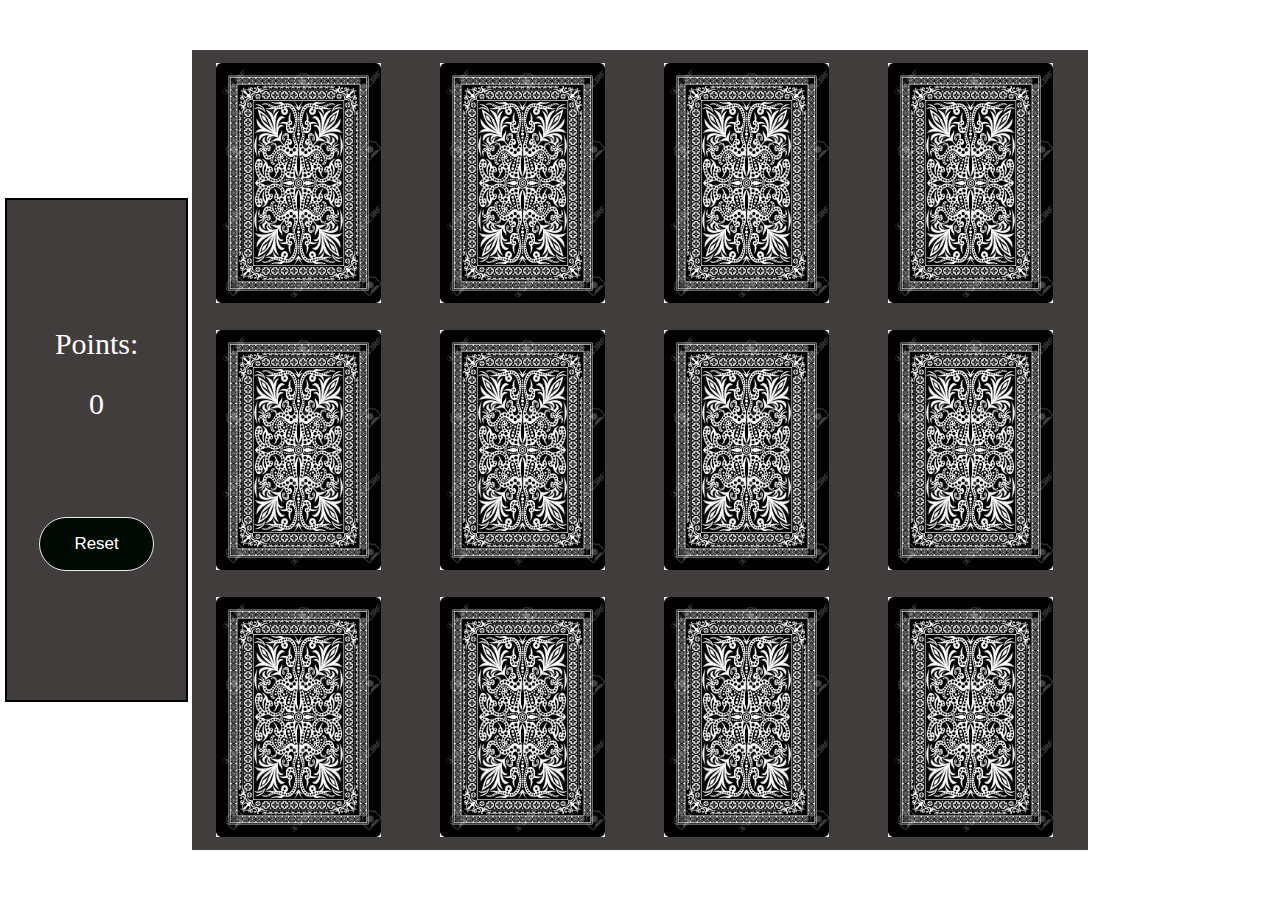
<file: index.html>
<!DOCTYPE html>
<html lang="en">
  <head>
    <meta charset="UTF-8" />
    <meta name="viewport" content="width=device-width, initial-scale=1.0" />
    <title>FlipCard</title>
    <link rel="stylesheet" href="/flipCard/styles.css" />
  </head>
  <body>
    <div class="game-container">
      <div class="menu">
        <div class="points">Points: <br> <br>
          <span class="points-value">0</span>
        </div>
        <button class="reset" onclick="reset()">Reset</button>
      </div>
      <div class="win-message hide centered-div">
        <span class="win">You won!</span>
      </div>
      <div class="game-container__background">
        <div class="game-container__card">
          <img src="/flipCard/images/0e5ff160c652d000ebb409a754653d23.jpg"  data-value=""/>
        </div>
        <div class="game-container__card">
          <img src="/flipCard/images/0e5ff160c652d000ebb409a754653d23.jpg" data-value=""/>
        </div>
        <div class="game-container__card">
          <img src="/flipCard/images/0e5ff160c652d000ebb409a754653d23.jpg" data-value=""/>
        </div>
        <div class="game-container__card">
          <img src="/flipCard/images/0e5ff160c652d000ebb409a754653d23.jpg" data-value=""/>
        </div>
        <div class="game-container__card">
          <img src="/flipCard/images/0e5ff160c652d000ebb409a754653d23.jpg" data-value=""/>
        </div>
        <div class="game-container__card">
          <img src="/flipCard/images/0e5ff160c652d000ebb409a754653d23.jpg" data-value=""/>
        </div>
        <div class="game-container__card">
          <img src="/flipCard/images/0e5ff160c652d000ebb409a754653d23.jpg" data-value=""/>
        </div>
        <div class="game-container__card">
          <img src="/flipCard/images/0e5ff160c652d000ebb409a754653d23.jpg" data-value=""/>
        </div>
        <div class="game-container__card">
          <img src="/flipCard/images/0e5ff160c652d000ebb409a754653d23.jpg" data-value=""/>
        </div>
        <div class="game-container__card">
          <img src="/flipCard/images/0e5ff160c652d000ebb409a754653d23.jpg" data-value=""/>
        </div>
        <div class="game-container__card">
          <img src="/flipCard/images/0e5ff160c652d000ebb409a754653d23.jpg" data-value=""/>
        </div>
        <div class="game-container__card">
          <img src="/flipCard/images/0e5ff160c652d000ebb409a754653d23.jpg" data-value=""/>
        </div>
        </div>
      </div>
    </div>
    <script src="/flipCard/gameFunctionality.js"></script>
  </body>
</html>
</file>
<file: flipCard/styles.css>
@import url(reset.css);
.game-container {
  display: flex;
  align-content: center;
  justify-content: center;
  align-items: center;
  flex-wrap: wrap;
  padding-top: 50px;
}

.game-container__background {
  display: grid;
  grid-template-rows: repeat(3, 1fr);
  grid-template-columns: repeat(4, 1fr);
  width: 70%;
  min-height: 800px;
  background-color: rgb(66, 61, 61);
  justify-items: center;
  align-items: center;
}

.game-container__card {
  width: 11em;
  height: 15em;
  cursor: pointer;
  -o-object-fit: contain;
     object-fit: contain;
}

img {
  max-width: 100%;
  max-height: 100%;
}

.menu {
  position: absolute;
  left: 5px;
  width: 14%;
  min-height: 500px;
  display: flex;
  flex-direction: column;
  flex-wrap: wrap;
  align-content: center;
  justify-content: space-evenly;
  border: 2px solid black;
  background-color: rgb(66, 61, 61);
}

.timer {
  width: 115px;
  height: 59px;
  text-align: center;
  font-size: 30px;
}

.points {
  width: 115px;
  height: 59px;
  text-align: center;
  font-size: 30px;
  color: white;
}

.reset {
  background-color: #020a04;
  border-radius: 28px;
  border: 1px solid #eaebed;
  display: inline-block;
  cursor: pointer;
  color: #ffffff;
  font-family: Arial;
  font-size: 17px;
  padding: 16px 31px;
  text-decoration: none;
  text-shadow: 0px 1px 0px #131706;
}

.reset:hover {
  background-color: #fcf8f8;
  color: black;
}

.reset:active {
  position: relative;
  top: 1px;
}

.win-message {
  width: 500px;
  height: 500px;
  background-color: rgba(0, 0, 0, 0.658);
  position: absolute;
  display: flex;
  justify-content: center;
  align-items: center;
}

.win {
  font-size: 125px;
  color: white;
}

.hide {
  display: none;
}

.show {
  display: flex;
}

.centered-div {
  position: absolute;
  top: 50%;
  left: 50%;
  transform: translate(-50%, -50%);
}/*# sourceMappingURL=styles.css.map */
</file>
